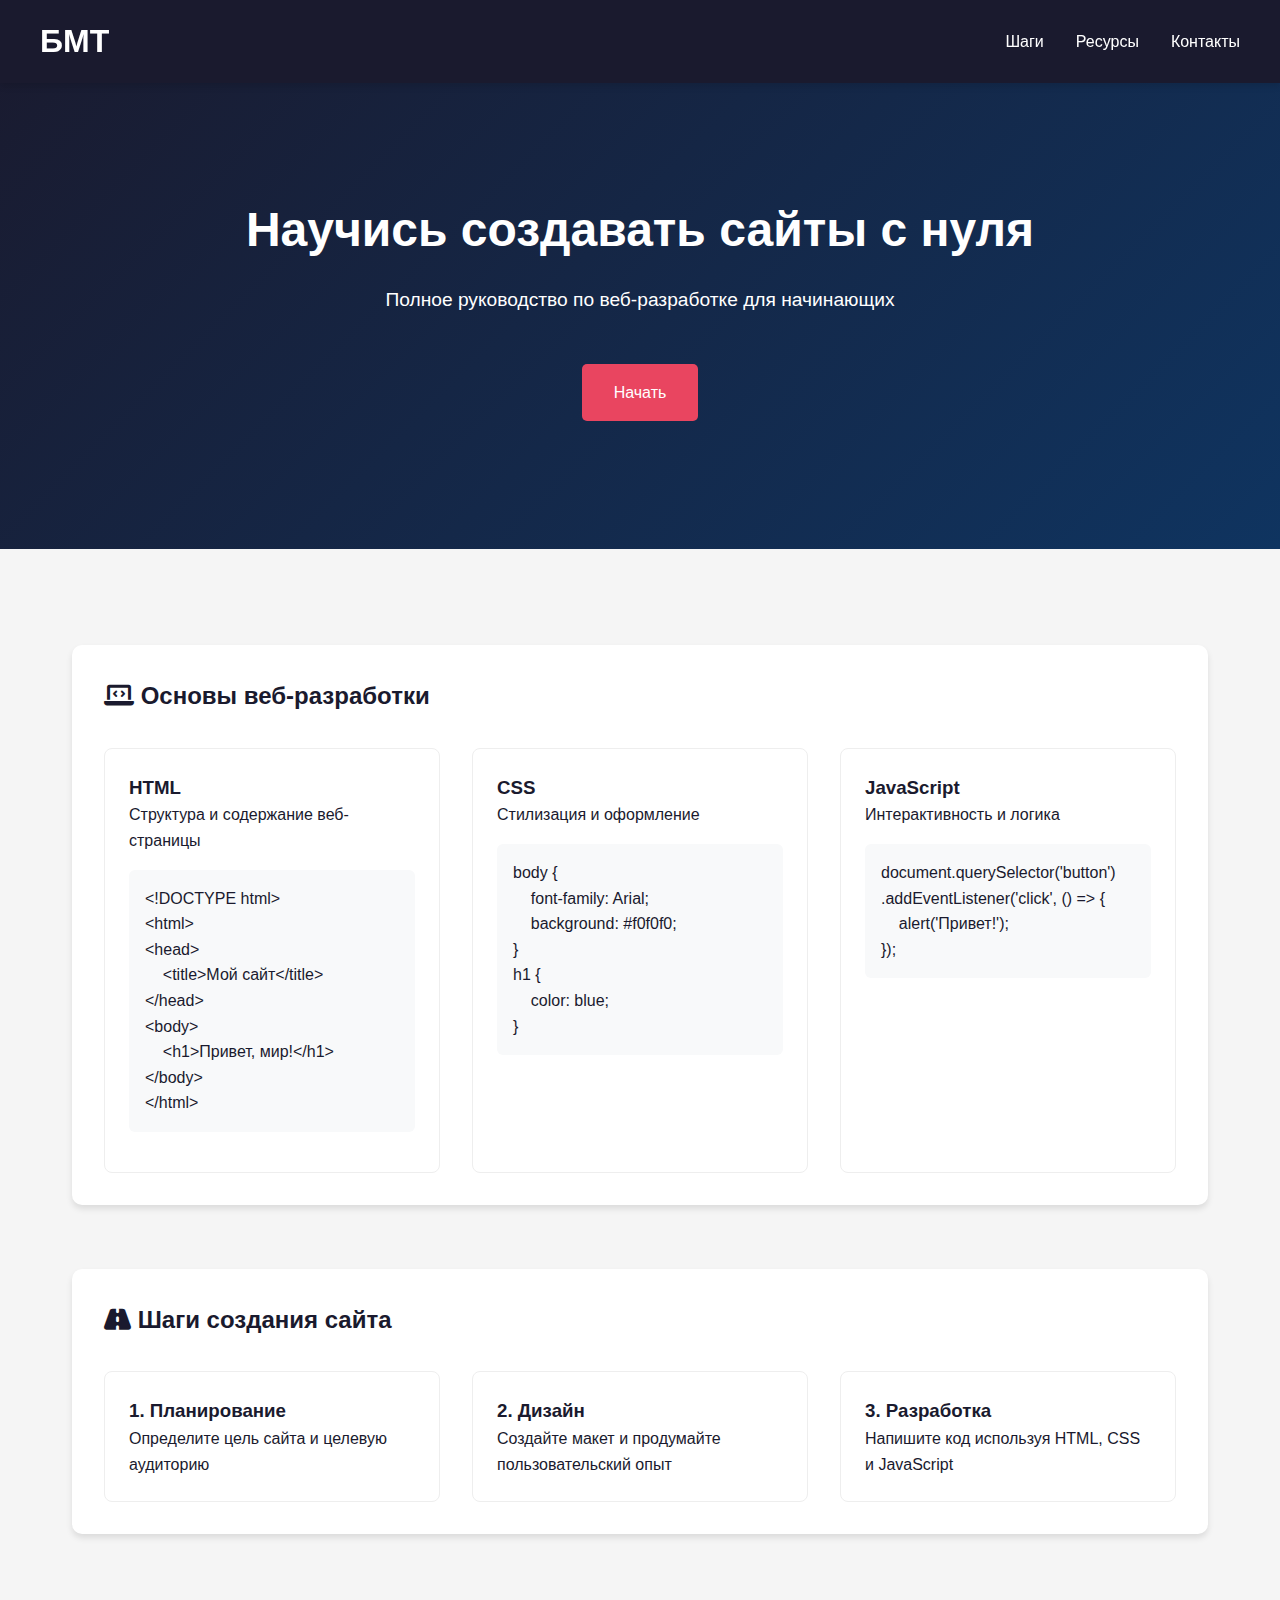
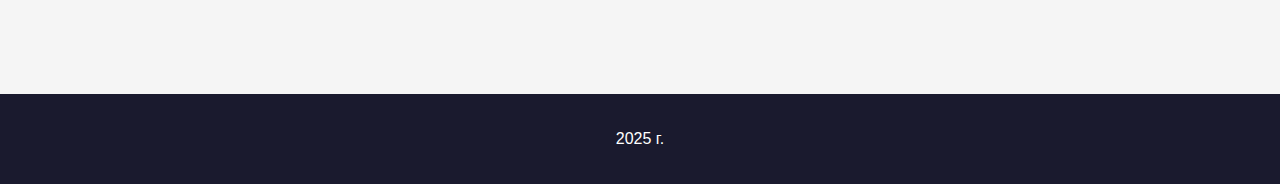
<file: index.html>
<!DOCTYPE html>
<html lang="ru">
<head>
    <meta charset="UTF-8">
    <meta name="viewport" content="width=device-width, initial-scale=1.0">
    <title>Как создать сайт с пoмощью кода ?</title>
    <link rel="stylesheet" href="styles.css">
    <link rel="stylesheet" href="https://cdnjs.cloudflare.com/ajax/libs/font-awesome/6.0.0/css/all.min.css">
</head>
<body>
    <header class="header">
        <nav class="nav">
            <h1><a href="/">БМТ</a></h1>
            <div class="nav-links" id="navLinks">
                <a href="/steps.html">Шаги</a>
                <a href="/resources.html">Ресурсы</a>
                <a href="/contact.html">Контакты</a>
            </div>
            <div class="burger-menu" id="burgerMenu">
                <i class="fas fa-bars"></i> 
            </div>
        </nav>
    </header>
    <section class="hero">
        <div class="container">
            <h2>Научись создавать сайты с нуля</h2>
            <p>Полное руководство по веб-разработке для начинающих</p>
            <a href="#steps" class="cta-button">Начать</a>
        </div>
    </section>

    <main class="container">
        <section id="basics" class="section">
            <h2><i class="fas fa-laptop-code"></i> Основы веб-разработки</h2>
            <div class="step-card">
                <div class="card">
                    <h3>HTML</h3>
                    <p>Структура и содержание веб-страницы</p>
                    <div class="code-example">
                        <pre><code>&lt;!DOCTYPE html&gt;
&lt;html&gt;
&lt;head&gt;
    &lt;title&gt;Мой сайт&lt;/title&gt;
&lt;/head&gt;
&lt;body&gt;
    &lt;h1&gt;Привет, мир!&lt;/h1&gt;
&lt;/body&gt;
&lt;/html&gt;</code></pre>
                    </div>
                </div>
                <div class="card">
                    <h3>CSS</h3>
                    <p>Стилизация и оформление</p>
                    <div class="code-example">
                        <pre><code>body {
    font-family: Arial;
    background: #f0f0f0;
}
h1 {
    color: blue;
}</code></pre>
                    </div>
                </div>
                <div class="card">
                    <h3>JavaScript</h3>
                    <p>Интерактивность и логика</p>
                    <div class="code-example">
                        <pre><code>document.querySelector('button')
.addEventListener('click', () => {
    alert('Привет!');
});</code></pre>
                    </div>
                </div>
            </div>
        </section>

        <section id="steps" class="section">
            <h2><i class="fas fa-road"></i> Шаги создания сайта</h2>
            <div class="step-card">
                <div class="card">
                    <h3>1. Планирование</h3>
                    <p>Определите цель сайта и целевую аудиторию</p>
                </div>
                <div class="card">
                    <h3>2. Дизайн</h3>
                    <p>Создайте макет и продумайте пользовательский опыт</p>
                </div>
                <div class="card">
                    <h3>3. Разработка</h3>
                    <p>Напишите код используя HTML, CSS и JavaScript</p>
                </div>
            </div>
        </section>
    </main>

    <footer>
        <p>2025 г.</p>
    </footer>

    <script src="script.js"></script>
</body>
</html>
</file>
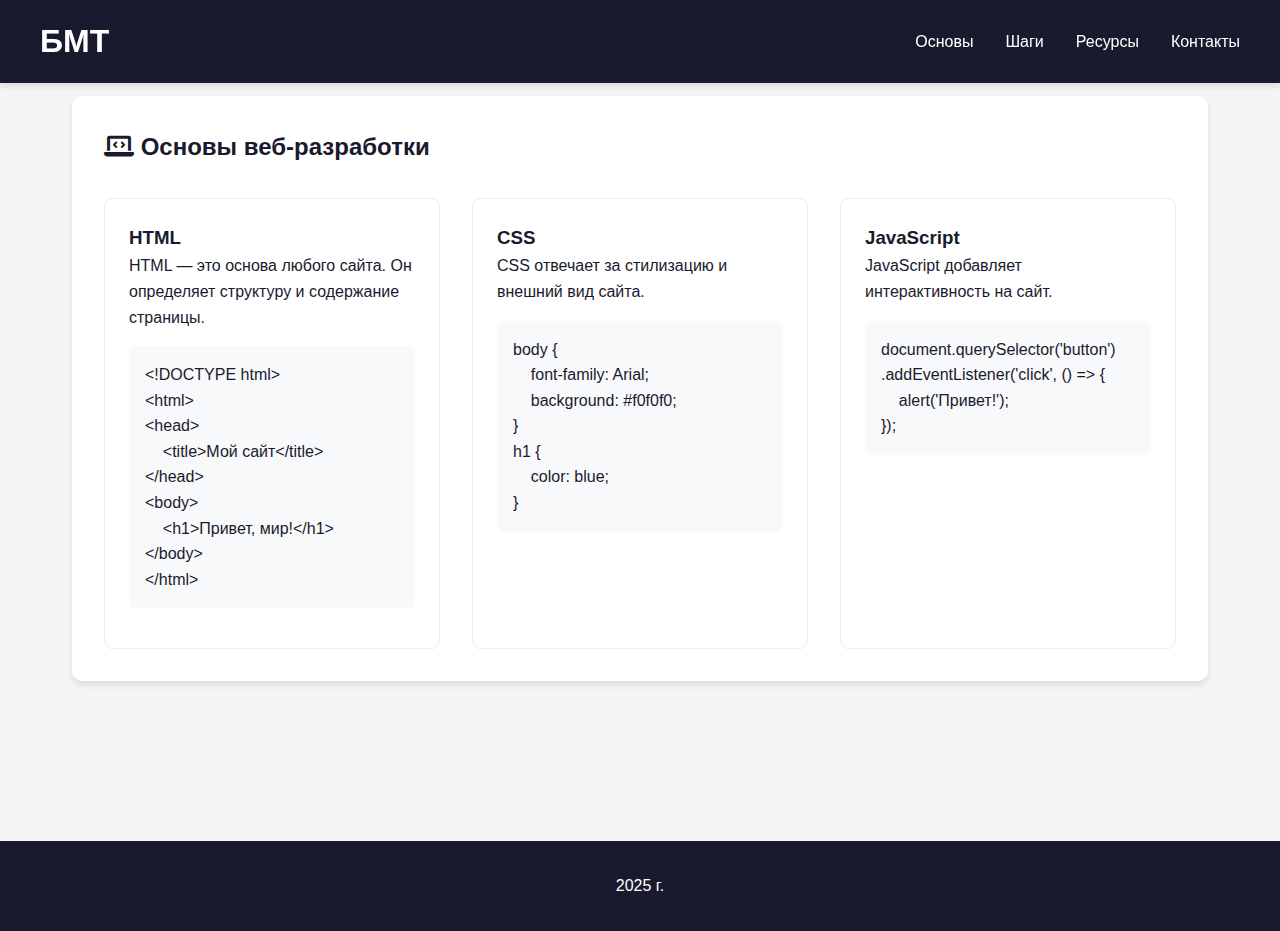
<file: basics.html>
<!DOCTYPE html>
<html lang="ru">
<head>
    <meta charset="UTF-8">
    <meta name="viewport" content="width=device-width, initial-scale=1.0">
    <title>Основы веб-разработки</title>
    <link rel="stylesheet" href="styles.css">
    <link rel="stylesheet" href="https://cdnjs.cloudflare.com/ajax/libs/font-awesome/6.0.0/css/all.min.css">
</head>
<body>
    <header class="header">
        <nav class="nav">
            <h1><a href="/">БМТ</a></h1>
            <div class="nav-links">
                <a href="/basics.html">Основы</a>
                <a href="/steps.html">Шаги</a>
                <a href="/resources.html">Ресурсы</a>
                <a href="/contact.html">Контакты</a>
            </div>
        </nav>
    </header>

    <main class="container">
        <section class="section">
            <h2><i class="fas fa-laptop-code"></i> Основы веб-разработки</h2>
            <div class="step-card">
                <div class="card">
                    <h3>HTML</h3>
                    <p>HTML — это основа любого сайта. Он определяет структуру и содержание страницы.</p>
                    <div class="code-example">
                        <pre><code>&lt;!DOCTYPE html&gt;
&lt;html&gt;
&lt;head&gt;
    &lt;title&gt;Мой сайт&lt;/title&gt;
&lt;/head&gt;
&lt;body&gt;
    &lt;h1&gt;Привет, мир!&lt;/h1&gt;
&lt;/body&gt;
&lt;/html&gt;</code></pre>
                    </div>
                </div>
                <div class="card">
                    <h3>CSS</h3>
                    <p>CSS отвечает за стилизацию и внешний вид сайта.</p>
                    <div class="code-example">
                        <pre><code>body {
    font-family: Arial;
    background: #f0f0f0;
}
h1 {
    color: blue;
}</code></pre>
                    </div>
                </div>
                <div class="card">
                    <h3>JavaScript</h3>
                    <p>JavaScript добавляет интерактивность на сайт.</p>
                    <div class="code-example">
                        <pre><code>document.querySelector('button')
.addEventListener('click', () => {
    alert('Привет!');
});</code></pre>
                    </div>
                </div>
            </div>
        </section>
    </main>

    <footer>
        <p>2025 г.</p>
    </footer>

    <script src="script.js"></script>
</body>
</html>
</file>
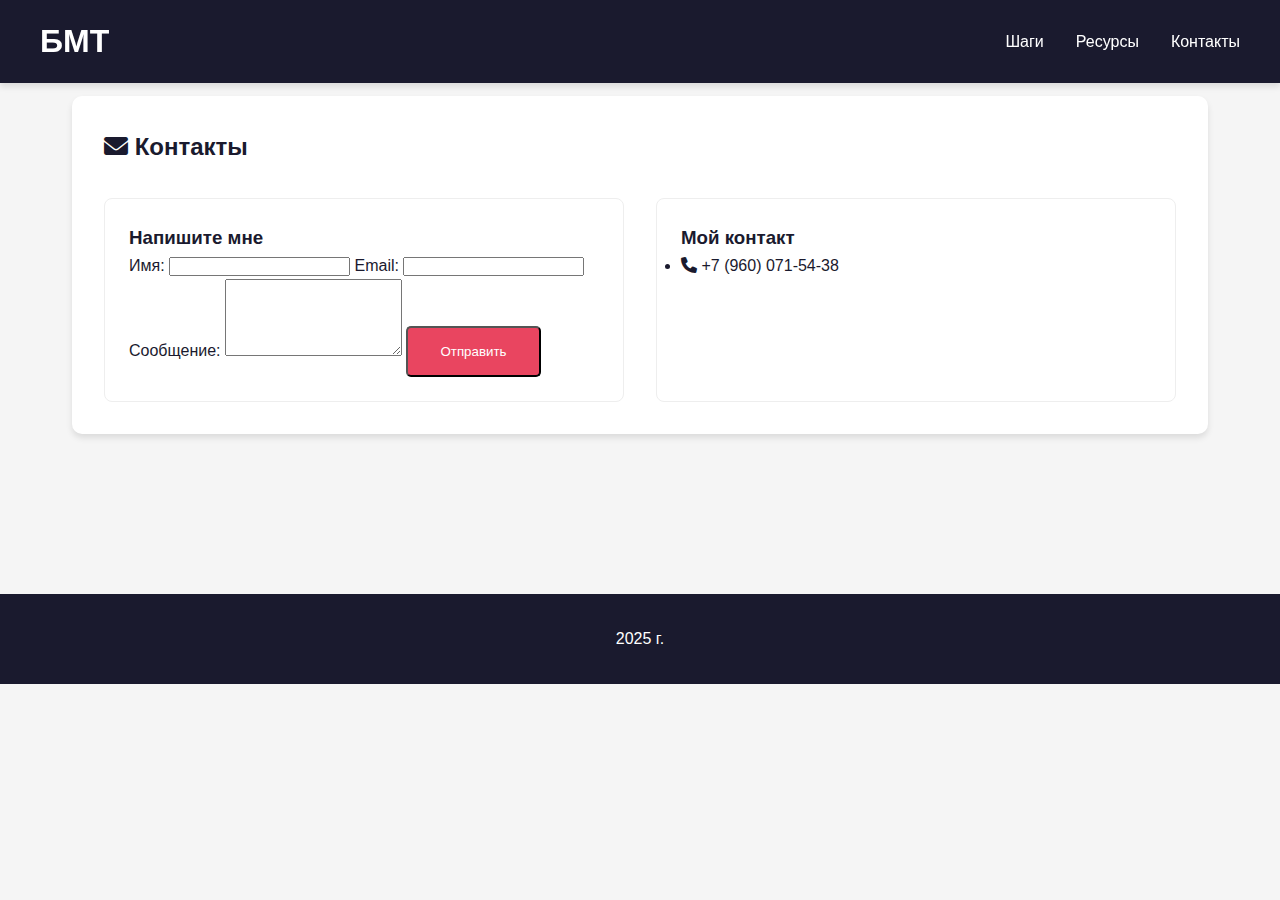
<file: contact.html>
<!DOCTYPE html>
<html lang="ru">
<head>
    <meta charset="UTF-8">
    <meta name="viewport" content="width=device-width, initial-scale=1.0">
    <title>Контакты</title>
    <link rel="stylesheet" href="styles.css">
    <link rel="stylesheet" href="https://cdnjs.cloudflare.com/ajax/libs/font-awesome/6.0.0/css/all.min.css">
</head>
<body>
    <header class="header">
        <nav class="nav">
            <h1><a href="/">БМТ</a></h1>
            <div class="nav-links" id="navLinks">
                <a href="/steps.html">Шаги</a>
                <a href="/resources.html">Ресурсы</a>
                <a href="/contact.html">Контакты</a>
            </div>
            <div class="burger-menu" id="burgerMenu">
                <i class="fas fa-bars"></i> 
            </div>
        </nav>
    </header>
    <main class="container">
        <section class="section">
            <h2><i class="fas fa-envelope"></i> Контакты</h2>
            <div class="step-card">
                <div class="card">
                    <h3>Напишите мне</h3>
                    <form action="https://formspree.io/f/xkgozqvk" method="POST">
                        <label for="name">Имя:</label>
                        <input type="text" id="name" name="name" required>
                        <label for="email">Email:</label>
                        <input type="email" id="email" name="email" required>
                        <label for="message">Сообщение:</label>
                        <textarea id="message" name="message" rows="5" required></textarea>
                        <button type="submit" class="cta-button">Отправить</button>
                    </form>
                </div>
                <div class="card">
                    <h3>Мой контакт</h3>
                    <ul>
                        <li><i class="fas fa-phone"></i> +7 (960) 071-54-38</li>
                    </ul>
                </div>
            </div>
        </section>
    </main>

    <footer>
        <p>2025 г.</p>
    </footer>

    <script src="script.js"></script>
</body>
</html>
</file>
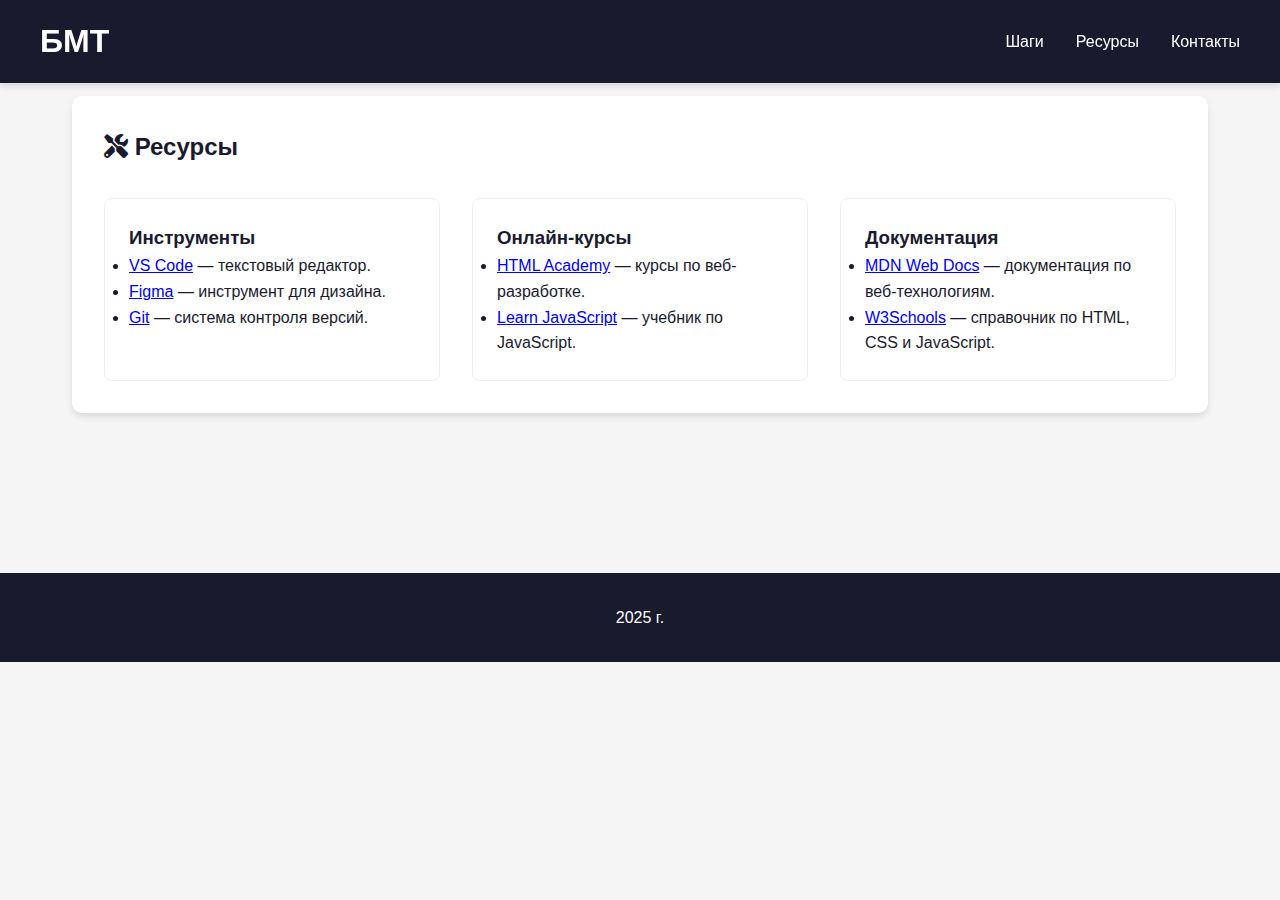
<file: resources.html>
<!DOCTYPE html>
<html lang="ru">
<head>
    <meta charset="UTF-8">
    <meta name="viewport" content="width=device-width, initial-scale=1.0">
    <title>Ресурсы для веб-разработки</title>
    <link rel="stylesheet" href="styles.css">
    <link rel="stylesheet" href="https://cdnjs.cloudflare.com/ajax/libs/font-awesome/6.0.0/css/all.min.css">
</head>
<body>
    <header class="header">
        <nav class="nav">
            <h1><a href="/">БМТ</a></h1>
            <div class="nav-links" id="navLinks">
                <a href="/steps.html">Шаги</a>
                <a href="/resources.html">Ресурсы</a>
                <a href="/contact.html">Контакты</a>
            </div>
            <div class="burger-menu" id="burgerMenu">
                <i class="fas fa-bars"></i> 
            </div>
        </nav>
    </header>
    <main class="container">
        <section class="section">
            <h2><i class="fas fa-tools"></i> Ресурсы</h2>
            <div class="step-card">
                <div class="card">
                    <h3>Инструменты</h3>
                    <ul>
                        <li><a href="https://code.visualstudio.com/" target="_blank">VS Code</a> — текстовый редактор.</li>
                        <li><a href="https://www.figma.com/" target="_blank">Figma</a> — инструмент для дизайна.</li>
                        <li><a href="https://git-scm.com/" target="_blank">Git</a> — система контроля версий.</li>
                    </ul>
                </div>
                <div class="card">
                    <h3>Онлайн-курсы</h3>
                    <ul>
                        <li><a href="https://htmlacademy.ru/" target="_blank">HTML Academy</a> — курсы по веб-разработке.</li>
                        <li><a href="https://learn.javascript.ru/" target="_blank">Learn JavaScript</a> — учебник по JavaScript.</li>
                    </ul>
                </div>
                <div class="card">
                    <h3>Документация</h3>
                    <ul>
                        <li><a href="https://developer.mozilla.org/ru/" target="_blank">MDN Web Docs</a> — документация по веб-технологиям.</li>
                        <li><a href="https://www.w3schools.com/" target="_blank">W3Schools</a> — справочник по HTML, CSS и JavaScript.</li>
                    </ul>
                </div>
            </div>
        </section>
    </main>

    <footer>
        <p>2025 г.</p>
    </footer>

    <script src="script.js"></script>
</body>
</html>
</file>
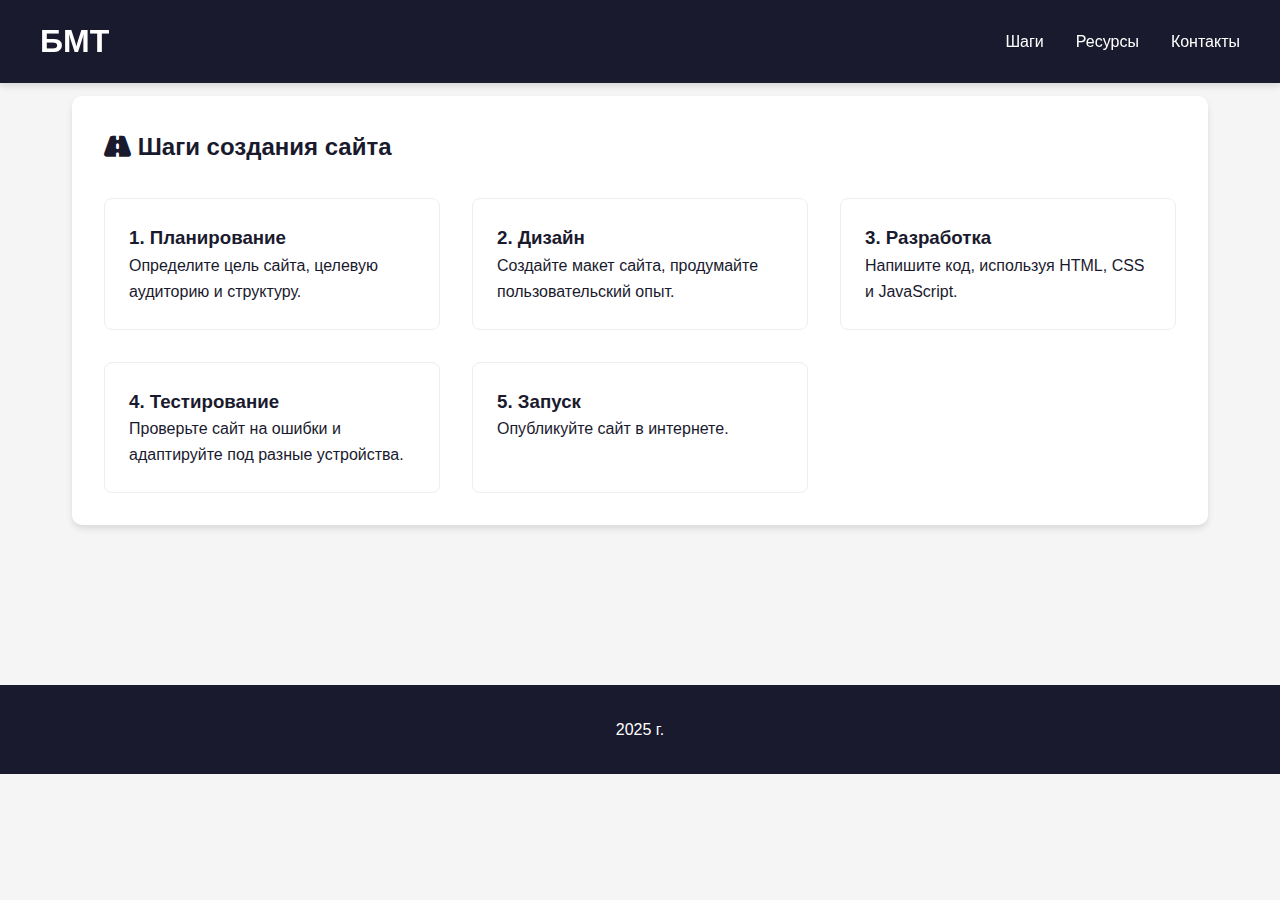
<file: steps.html>
<!DOCTYPE html>
<html lang="ru">
<head>
    <meta charset="UTF-8">
    <meta name="viewport" content="width=device-width, initial-scale=1.0">
    <title>Шаги создания сайта</title>
    <link rel="stylesheet" href="styles.css">
    <link rel="stylesheet" href="https://cdnjs.cloudflare.com/ajax/libs/font-awesome/6.0.0/css/all.min.css">
</head>
<body>
    <header class="header">
        <nav class="nav">
            <h1><a href="/">БМТ</a></h1>
            <div class="nav-links" id="navLinks">
                <a href="/steps.html">Шаги</a>
                <a href="/resources.html">Ресурсы</a>
                <a href="/contact.html">Контакты</a>
            </div>
            <div class="burger-menu" id="burgerMenu">
                <i class="fas fa-bars"></i> 
            </div>
        </nav>
    </header>
    <main class="container">
        <section class="section">
            <h2><i class="fas fa-road"></i> Шаги создания сайта</h2>
            <div class="step-card">
                <div class="card">
                    <h3>1. Планирование</h3>
                    <p>Определите цель сайта, целевую аудиторию и структуру.</p>
                </div>
                <div class="card">
                    <h3>2. Дизайн</h3>
                    <p>Создайте макет сайта, продумайте пользовательский опыт.</p>
                </div>
                <div class="card">
                    <h3>3. Разработка</h3>
                    <p>Напишите код, используя HTML, CSS и JavaScript.</p>
                </div>
                <div class="card">
                    <h3>4. Тестирование</h3>
                    <p>Проверьте сайт на ошибки и адаптируйте под разные устройства.</p>
                </div>
                <div class="card">
                    <h3>5. Запуск</h3>
                    <p>Опубликуйте сайт в интернете.</p>
                </div>
            </div>
        </section>
    </main>

    <footer>
        <p>2025 г.</p>
    </footer>

    <script src="script.js"></script>
</body>
</html>
</file>
<file: styles.css>
:root {
    --primary: #1a1a2e;
    --secondary: #0f3460;
    --accent: #e94560;
    --light: #f5f5f5;
    --gradient: linear-gradient(135deg, var(--primary) 0%, var(--secondary) 100%);
}

* {
    margin: 0;
    padding: 0;
    box-sizing: border-box;
    font-family: 'Poppins', sans-serif;
}

body {
    line-height: 1.6;
    color: var(--primary);
    background: var(--light);
}

.header {
    background: var(--primary);
    color: white;
    padding: 1rem;
    position: fixed;
    width: 100%;
    top: 0;
    z-index: 1000;
    box-shadow: 0 4px 6px rgba(0, 0, 0, 0.1);
}

.nav {
    max-width: 1200px;
    margin: 0 auto;
    display: flex;
    justify-content: space-between;
    align-items: center;
}

.nav-links {
    display: flex;
    gap: 2rem;
}

.nav a {
    color: white;
    text-decoration: none;
    transition: color 0.3s;
}

.nav a:hover {
    color: var(--accent);
}

.hero {
    background: var(--gradient);
    color: white;
    padding: 10rem 2rem 6rem;
    text-align: center;
}

.hero h2 {
    font-size: 3rem;
    margin-bottom: 1rem;
}

.hero p {
    font-size: 1.2rem;
    margin-bottom: 2rem;
}

.cta-button {
    display: inline-block;
    padding: 1rem 2rem;
    background: var(--accent);
    color: white;
    text-decoration: none;
    border-radius: 5px;
    margin-top: 1rem;
    transition: background 0.3s, transform 0.3s;
}

.cta-button:hover {
    background: #d13453;
    transform: translateY(-3px);
}

.container {
    max-width: 1200px;
    margin: 0 auto;
    padding: 2rem;
}

.section {
    margin: 4rem 0;
    padding: 2rem;
    background: white;
    border-radius: 10px;
    box-shadow: 0 4px 6px rgba(0, 0, 0, 0.1);
    transition: transform 0.3s;
}

.section:hover {
    transform: translateY(-5px);
}

.step-card {
    display: grid;
    grid-template-columns: repeat(auto-fit, minmax(300px, 1fr));
    gap: 2rem;
    margin-top: 2rem;
}

.card {
    padding: 1.5rem;
    border: 1px solid #eee;
    border-radius: 8px;
    transition: transform 0.3s, box-shadow 0.3s;
}

.card:hover {
    transform: translateY(-5px);
    box-shadow: 0 6px 12px rgba(0, 0, 0, 0.1);
}

.code-example {
    background: #f8f9fa;
    padding: 1rem;
    border-radius: 6px;
    margin: 1rem 0;
    overflow-x: auto;
}

pre {
    white-space: pre-wrap;
}

footer {
    background: var(--primary);
    color: white;
    text-align: center;
    padding: 2rem;
    margin-top: 4rem;
}

@media (max-width: 768px) {
    .nav-links {
        display: none;
    }

    .hero h2 {
        font-size: 2rem;
    }

    .hero p {
        font-size: 1rem;
    }
}
/* Стили для бургер-меню */
.burger-menu {
    display: none; /* По умолчанию скрыто */
    font-size: 24px;
    cursor: pointer;
}

/* Медиа-запрос для мобильных устройств */
@media (max-width: 768px) {
    .nav-links {
        display: none; /* Скрываем кнопки навигации */
        flex-direction: column;
        position: absolute;
        top: 60px; /* Высота хедера */
        right: 0;
        background: var(--primary);
        width: 100%;
        padding: 1rem;
        box-shadow: 0 4px 6px rgba(0, 0, 0, 0.1);
    }

    .nav-links.active {
        display: flex; /* Показываем кнопки при активации */
    }

    .burger-menu {
        display: block; /* Показываем бургер-меню */
    }
}
</file>
